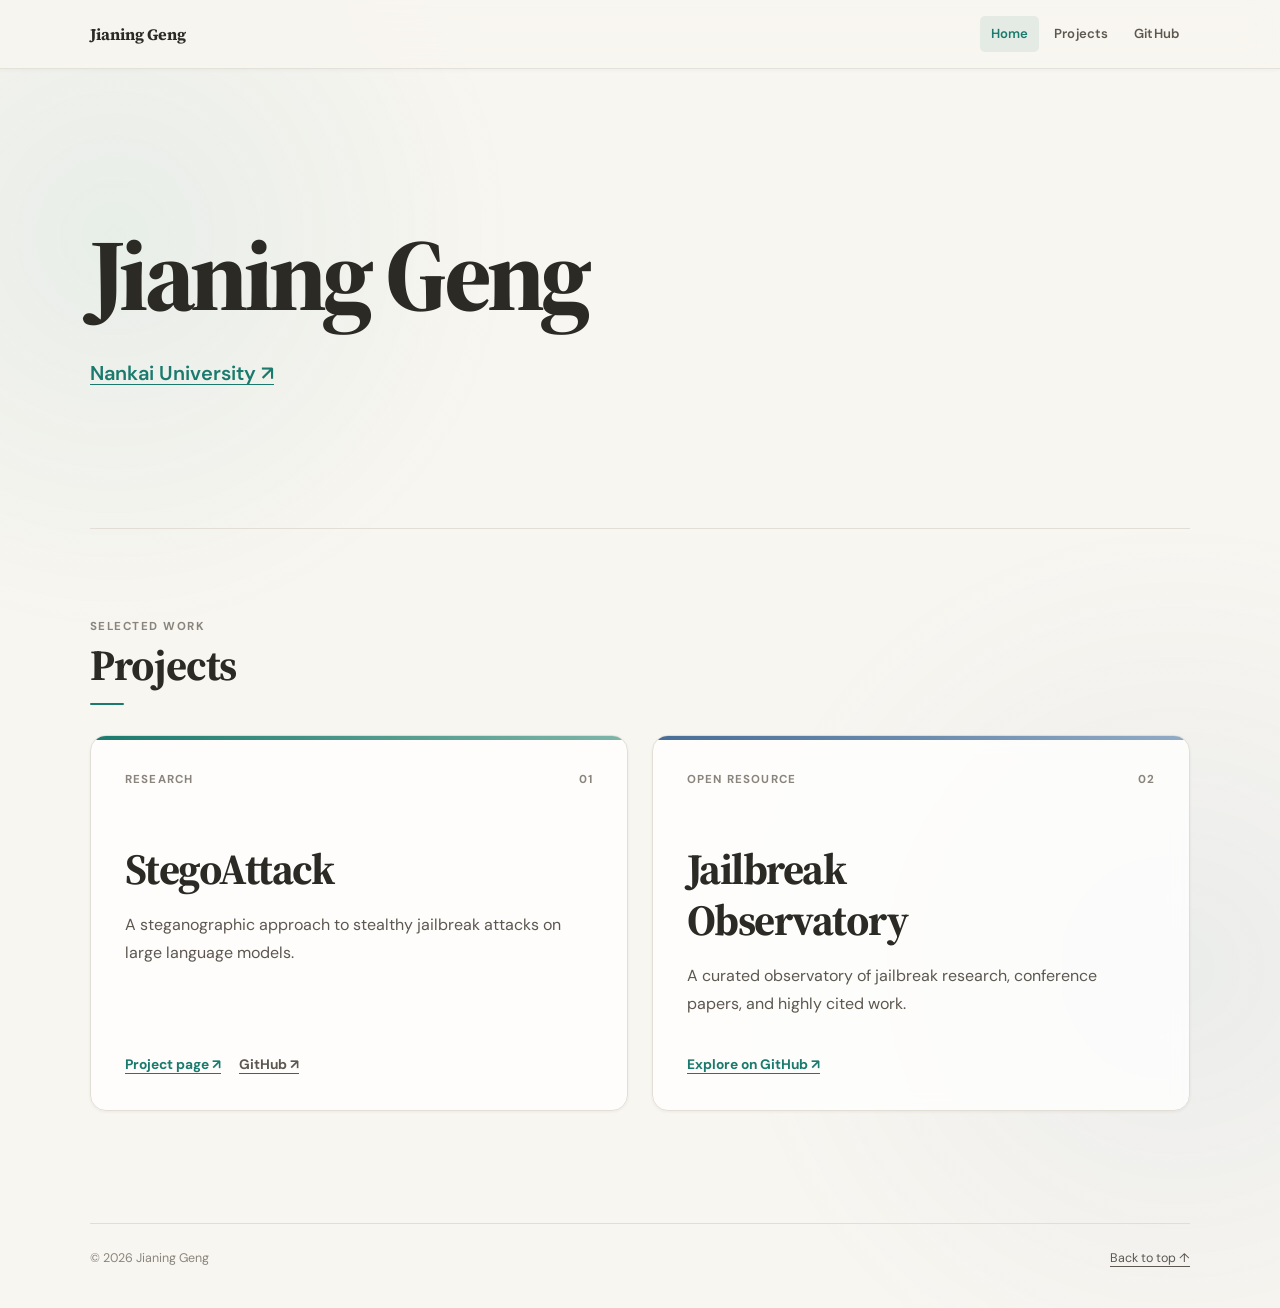
<file: index.html>
<!doctype html>
<html lang="en">
  <head>
    <meta charset="utf-8" />
    <meta name="viewport" content="width=device-width, initial-scale=1" />
    <meta
      name="description"
      content="Jianing Geng at Nankai University — research projects in large language model safety."
    />
    <meta property="og:type" content="website" />
    <meta property="og:title" content="Jianing Geng" />
    <meta
      property="og:description"
      content="Research projects in large language model safety."
    />
    <meta property="og:url" content="https://genggengsvan.github.io/" />
    <meta name="twitter:card" content="summary" />
    <title>Jianing Geng</title>
    <link rel="shortcut icon" href="/images/favicon.ico?v=1" />
    <link rel="icon" type="image/png" sizes="32x32" href="/images/site-icon-32.png?v=1" />
    <link rel="icon" type="image/png" sizes="192x192" href="/images/favicon-192x192.png?v=1" />
    <link rel="apple-touch-icon" sizes="180x180" href="/images/apple-touch-icon.png?v=1" />
    <link rel="preconnect" href="https://fonts.googleapis.com" />
    <link rel="preconnect" href="https://fonts.gstatic.com" crossorigin />
    <link
      href="https://fonts.googleapis.com/css2?family=DM+Sans:wght@400;500;600;700&amp;family=Source+Serif+4:opsz,wght@8..60,600;8..60,700;8..60,800&amp;display=swap"
      rel="stylesheet"
    />
    <link rel="stylesheet" href="/css/style.css" />
  </head>
  <body id="home">
    <nav class="site-nav" aria-label="Main navigation">
      <div class="nav-inner">
        <a class="brand" href="#home">Jianing Geng</a>
        <div class="nav-links">
          <a class="active" href="#home">Home</a>
          <a href="#projects">Projects</a>
          <a href="https://github.com/GenggengSvan">GitHub</a>
        </div>
      </div>
    </nav>

    <main>
      <header class="hero">
        <div class="hero-copy">
          <h1>Jianing Geng</h1>
          <a
            class="affiliation"
            href="https://scholar.google.com/citations?hl=en&amp;user=S_qzC2cAAAAJ"
            target="_blank"
            rel="noopener noreferrer"
          >Nankai University <span aria-hidden="true">↗</span></a>
        </div>
      </header>

      <section class="projects" id="projects" aria-labelledby="projects-title">
        <div class="section-heading">
          <p>Selected work</p>
          <h2 id="projects-title">Projects</h2>
        </div>

        <div class="project-grid">
          <article class="project-card">
            <div class="card-accent card-accent--green" aria-hidden="true"></div>
            <div class="card-meta">
              <span>Research</span>
              <span>01</span>
            </div>
            <h3>
              <a href="https://genggengsvan.github.io/StegoAttack/">
                StegoAttack
              </a>
            </h3>
            <p>
              A steganographic approach to stealthy jailbreak attacks on large
              language models.
            </p>
            <div class="project-links">
              <a class="primary-link" href="https://genggengsvan.github.io/StegoAttack/">
                Project page <span aria-hidden="true">↗</span>
              </a>
              <a href="https://github.com/GenggengSvan/StegoAttack">
                GitHub <span aria-hidden="true">↗</span>
              </a>
            </div>
          </article>

          <article class="project-card">
            <div class="card-accent card-accent--blue" aria-hidden="true"></div>
            <div class="card-meta">
              <span>Open resource</span>
              <span>02</span>
            </div>
            <h3>
              <a href="https://github.com/GenggengSvan/Jailbreak-Observatory">
                Jailbreak Observatory
              </a>
            </h3>
            <p>
              A curated observatory of jailbreak research, conference papers,
              and highly cited work.
            </p>
            <div class="project-links">
              <a class="primary-link" href="https://github.com/GenggengSvan/Jailbreak-Observatory">
                Explore on GitHub <span aria-hidden="true">↗</span>
              </a>
            </div>
          </article>
        </div>
      </section>
    </main>

    <footer>
      <p>© 2026 Jianing Geng</p>
      <a href="#home">Back to top <span aria-hidden="true">↑</span></a>
    </footer>
  </body>
</html>
</file>
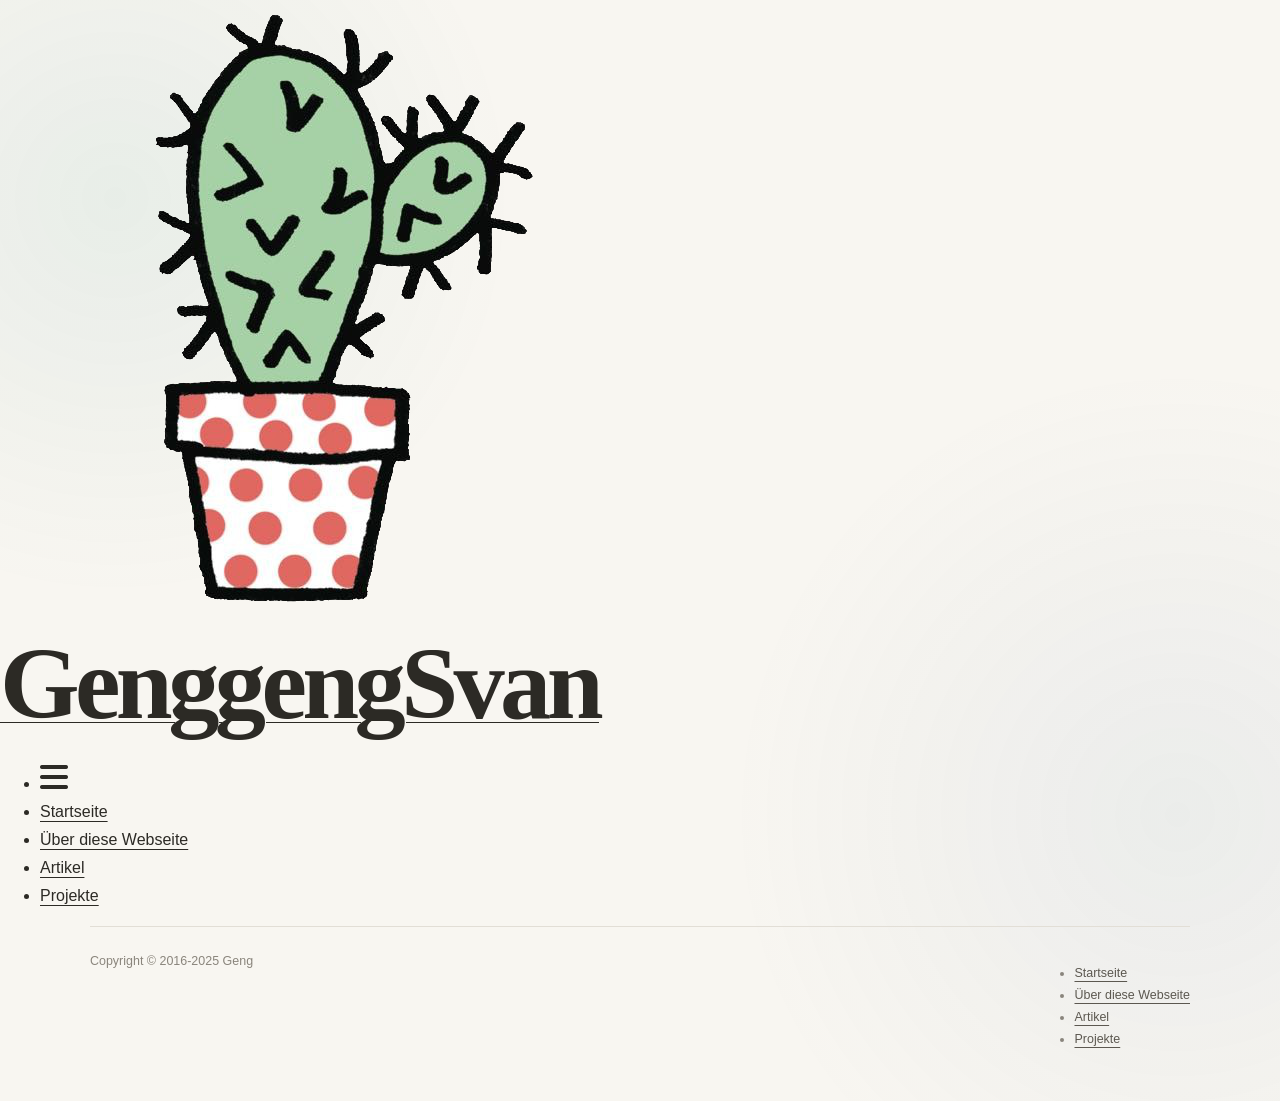
<file: about/index.html>
<!DOCTYPE html>
<html lang=zh>
<head>
    <!-- so meta -->
    <meta charset="utf-8">
    <meta http-equiv="X-UA-Compatible" content="IE=edge">
    <meta name="HandheldFriendly" content="True">
    <meta name="viewport" content="width=device-width, initial-scale=1, maximum-scale=5" />
    <meta name="description" content="目前从事大模型安全相关研究">
<meta property="og:type" content="website">
<meta property="og:title" content="about">
<meta property="og:url" content="http://example.com/about/index.html">
<meta property="og:site_name" content="GenggengSvan">
<meta property="og:description" content="目前从事大模型安全相关研究">
<meta property="og:locale">
<meta property="article:published_time" content="2025-01-14T09:48:21.000Z">
<meta property="article:modified_time" content="2025-01-14T09:48:21.530Z">
<meta property="article:author" content="Geng">
<meta name="twitter:card" content="summary">
    
    
      
        
          <link rel="shortcut icon" href="/images/favicon.ico">
        
      
      
        
          <link rel="icon" type="image/png" href="/images/favicon-192x192.png" sizes="192x192">
        
      
      
        
          <link rel="apple-touch-icon" sizes="180x180" href="/images/apple-touch-icon.png">
        
      
    
    <!-- title -->
    <title>about</title>
    <!-- async scripts -->
    <!-- Google Analytics -->


    <!-- Umami Analytics -->


    <!-- styles -->
    
<link rel="stylesheet" href="/css/style.css">

    <!-- persian styles -->
    
    <!-- rss -->
    
    
	<!-- mathjax -->
	
<meta name="generator" content="Hexo 7.3.0"></head>

<body class="max-width mx-auto px3 ltr">
    
    <div class="content index py4 ">
        
          <header id="header">
  <a class="u-url u-uid" href="/">
  
    
      <img id="logo" alt class="u-logo" src="/images/logo.png" />
    
  
    <div id="title">
      <h1 class="p-name">GenggengSvan</h1>
    </div>
  </a>
  <div id="nav">
    <ul>
      <li class="icon">
        <a href="#" aria-label="القائمة"><i class="fa-solid fa-bars fa-2x"></i></a>
      </li>
      <!--
     --><li><a href="/">Startseite</a></li><!--
   --><!--
     --><li><a href="/about/">Über diese Webseite</a></li><!--
   --><!--
     --><li><a href="/archives/">Artikel</a></li><!--
   --><!--
     --><li><a target="_blank" rel="noopener" href="http://github.com/probberechts">Projekte</a></li><!--
   -->
    </ul>
  </div>
</header>

        
        <article class="post" itemscope itemtype="http://schema.org/BlogPosting">
  

  <div class="content" itemprop="articleBody">
      
          
        
  </div>
</article>

        
        <footer id="footer">
  <div class="footer-left">
    Copyright &copy;
    
    
    2016-2025
    Geng
  </div>
  <div class="footer-right">
    <nav>
      <ul>
        <!--
       --><li><a href="/">Startseite</a></li><!--
     --><!--
       --><li><a href="/about/">Über diese Webseite</a></li><!--
     --><!--
       --><li><a href="/archives/">Artikel</a></li><!--
     --><!--
       --><li><a target="_blank" rel="noopener" href="http://github.com/probberechts">Projekte</a></li><!--
     -->
      </ul>
    </nav>
  </div>
</footer>

    </div>
    <!-- styles -->



  <link rel="preload" as="style" href="https://cdnjs.cloudflare.com/ajax/libs/font-awesome/6.4.0/css/all.min.css" crossorigin="anonymous" onload="this.onload=null;this.rel='stylesheet'"/>


    <!-- jquery -->

  <script src="https://cdnjs.cloudflare.com/ajax/libs/jquery/3.6.0/jquery.min.js" crossorigin="anonymous"></script>




<!-- clipboard -->


<script src="/js/main.js"></script>

<!-- search -->

<!-- Baidu Analytics -->

<!-- Cloudflare Analytics -->

<!-- Disqus Comments -->

<!-- utterances Comments -->

</body>
</html>
</file>
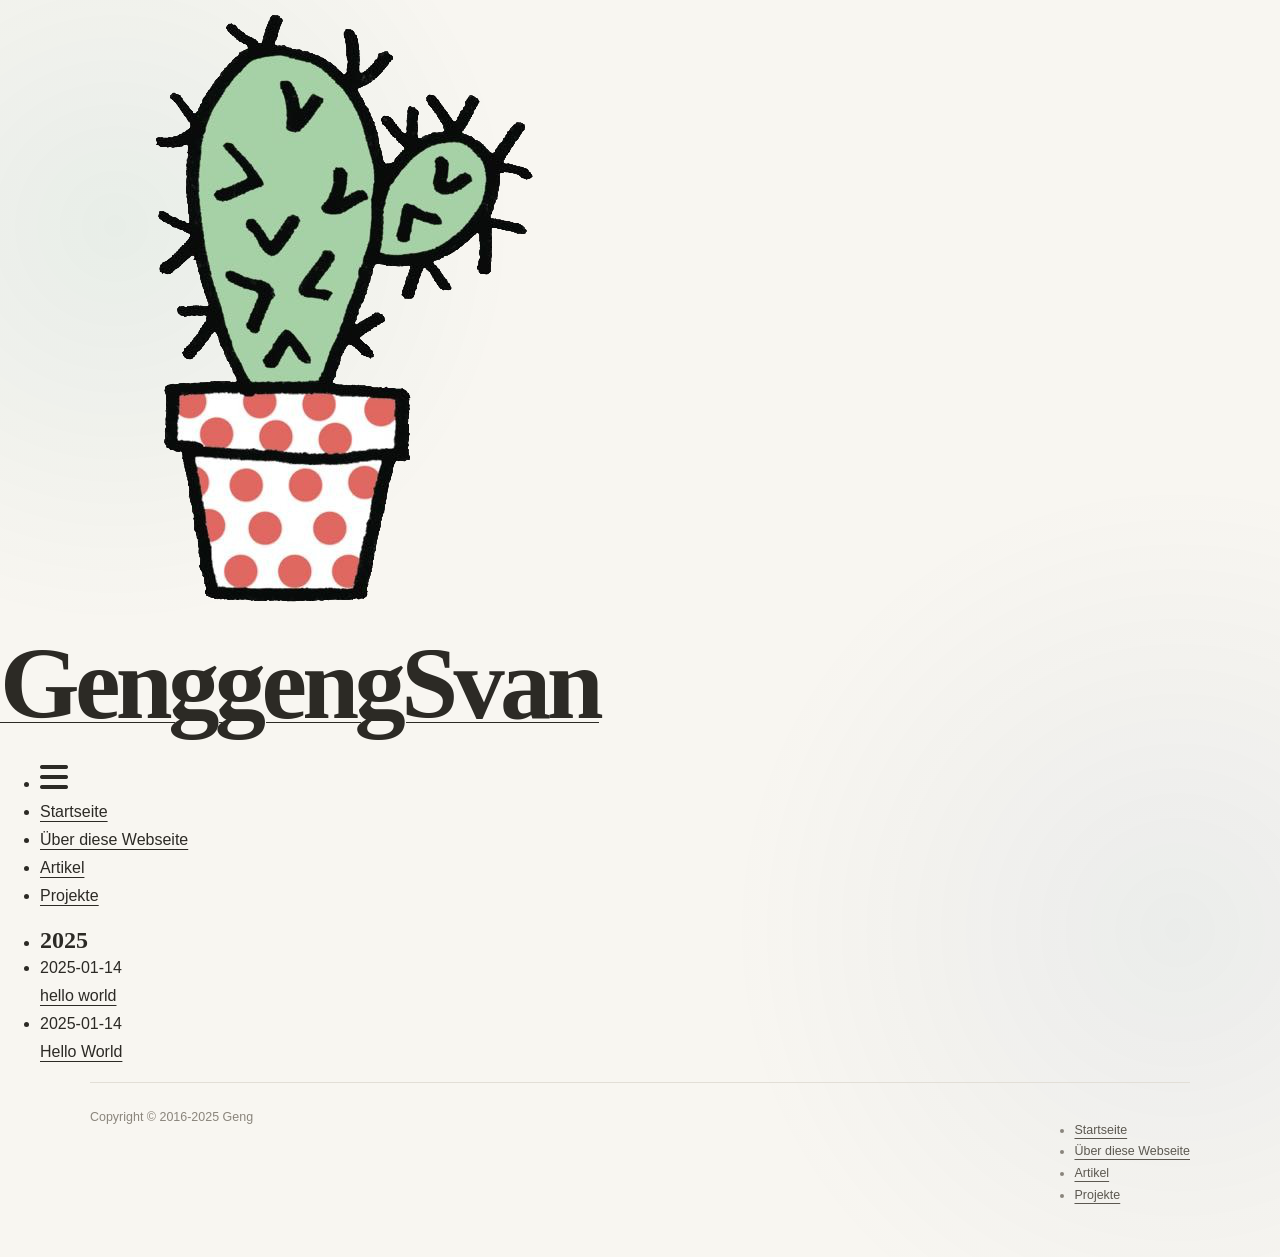
<file: archives/index.html>
<!DOCTYPE html>
<html lang=zh>
<head>
    <!-- so meta -->
    <meta charset="utf-8">
    <meta http-equiv="X-UA-Compatible" content="IE=edge">
    <meta name="HandheldFriendly" content="True">
    <meta name="viewport" content="width=device-width, initial-scale=1, maximum-scale=5" />
    <meta name="description" content="目前从事大模型安全相关研究">
<meta property="og:type" content="website">
<meta property="og:title" content="GenggengSvan">
<meta property="og:url" content="http://example.com/archives/index.html">
<meta property="og:site_name" content="GenggengSvan">
<meta property="og:description" content="目前从事大模型安全相关研究">
<meta property="og:locale">
<meta property="article:author" content="Geng">
<meta name="twitter:card" content="summary">
    
    
      
        
          <link rel="shortcut icon" href="/images/favicon.ico">
        
      
      
        
          <link rel="icon" type="image/png" href="/images/favicon-192x192.png" sizes="192x192">
        
      
      
        
          <link rel="apple-touch-icon" sizes="180x180" href="/images/apple-touch-icon.png">
        
      
    
    <!-- title -->
    <title>Artikel</title>
    <!-- async scripts -->
    <!-- Google Analytics -->


    <!-- Umami Analytics -->


    <!-- styles -->
    
<link rel="stylesheet" href="/css/style.css">

    <!-- persian styles -->
    
    <!-- rss -->
    
    
	<!-- mathjax -->
	
<meta name="generator" content="Hexo 7.3.0"></head>

<body class="max-width mx-auto px3 ltr">
    
    <div class="content index py4 ">
        
          <header id="header">
  <a class="u-url u-uid" href="/">
  
    
      <img id="logo" alt class="u-logo" src="/images/logo.png" />
    
  
    <div id="title">
      <h1 class="p-name">GenggengSvan</h1>
    </div>
  </a>
  <div id="nav">
    <ul>
      <li class="icon">
        <a href="#" aria-label="القائمة"><i class="fa-solid fa-bars fa-2x"></i></a>
      </li>
      <!--
     --><li><a href="/">Startseite</a></li><!--
   --><!--
     --><li><a href="/about/">Über diese Webseite</a></li><!--
   --><!--
     --><li><a href="/archives/">Artikel</a></li><!--
   --><!--
     --><li><a target="_blank" rel="noopener" href="http://github.com/probberechts">Projekte</a></li><!--
   -->
    </ul>
  </div>
</header>

        
        <div id="archive">
  <ul class="post-list">
    
    
    
    
      
      
      
      
        <li class="post-year"><h2>2025</h2></li>
      
      <li class="post-item">
        
    <div class="meta">
      
        
          <time datetime="2025-01-14T09:48:35.000Z" class="dt-published" itemprop="datePublished">2025-01-14</time>
        
      
    </div>


        <span>
    
        <a class="" href="/2025/01/14/hello-world-1/">hello world</a>
    


</span>
      </li>
    
      
      
      
      
      <li class="post-item">
        
    <div class="meta">
      
        
          <time datetime="2025-01-14T09:28:07.529Z" class="dt-published" itemprop="datePublished">2025-01-14</time>
        
      
    </div>


        <span>
    
        <a class="" href="/2025/01/14/hello-world/">Hello World</a>
    


</span>
      </li>
    
  </ul>
  

</div>

        
        <footer id="footer">
  <div class="footer-left">
    Copyright &copy;
    
    
    2016-2025
    Geng
  </div>
  <div class="footer-right">
    <nav>
      <ul>
        <!--
       --><li><a href="/">Startseite</a></li><!--
     --><!--
       --><li><a href="/about/">Über diese Webseite</a></li><!--
     --><!--
       --><li><a href="/archives/">Artikel</a></li><!--
     --><!--
       --><li><a target="_blank" rel="noopener" href="http://github.com/probberechts">Projekte</a></li><!--
     -->
      </ul>
    </nav>
  </div>
</footer>

    </div>
    <!-- styles -->



  <link rel="preload" as="style" href="https://cdnjs.cloudflare.com/ajax/libs/font-awesome/6.4.0/css/all.min.css" crossorigin="anonymous" onload="this.onload=null;this.rel='stylesheet'"/>


    <!-- jquery -->

  <script src="https://cdnjs.cloudflare.com/ajax/libs/jquery/3.6.0/jquery.min.js" crossorigin="anonymous"></script>




<!-- clipboard -->


<script src="/js/main.js"></script>

<!-- search -->

<!-- Baidu Analytics -->

<!-- Cloudflare Analytics -->

<!-- Disqus Comments -->

<!-- utterances Comments -->

</body>
</html>
</file>
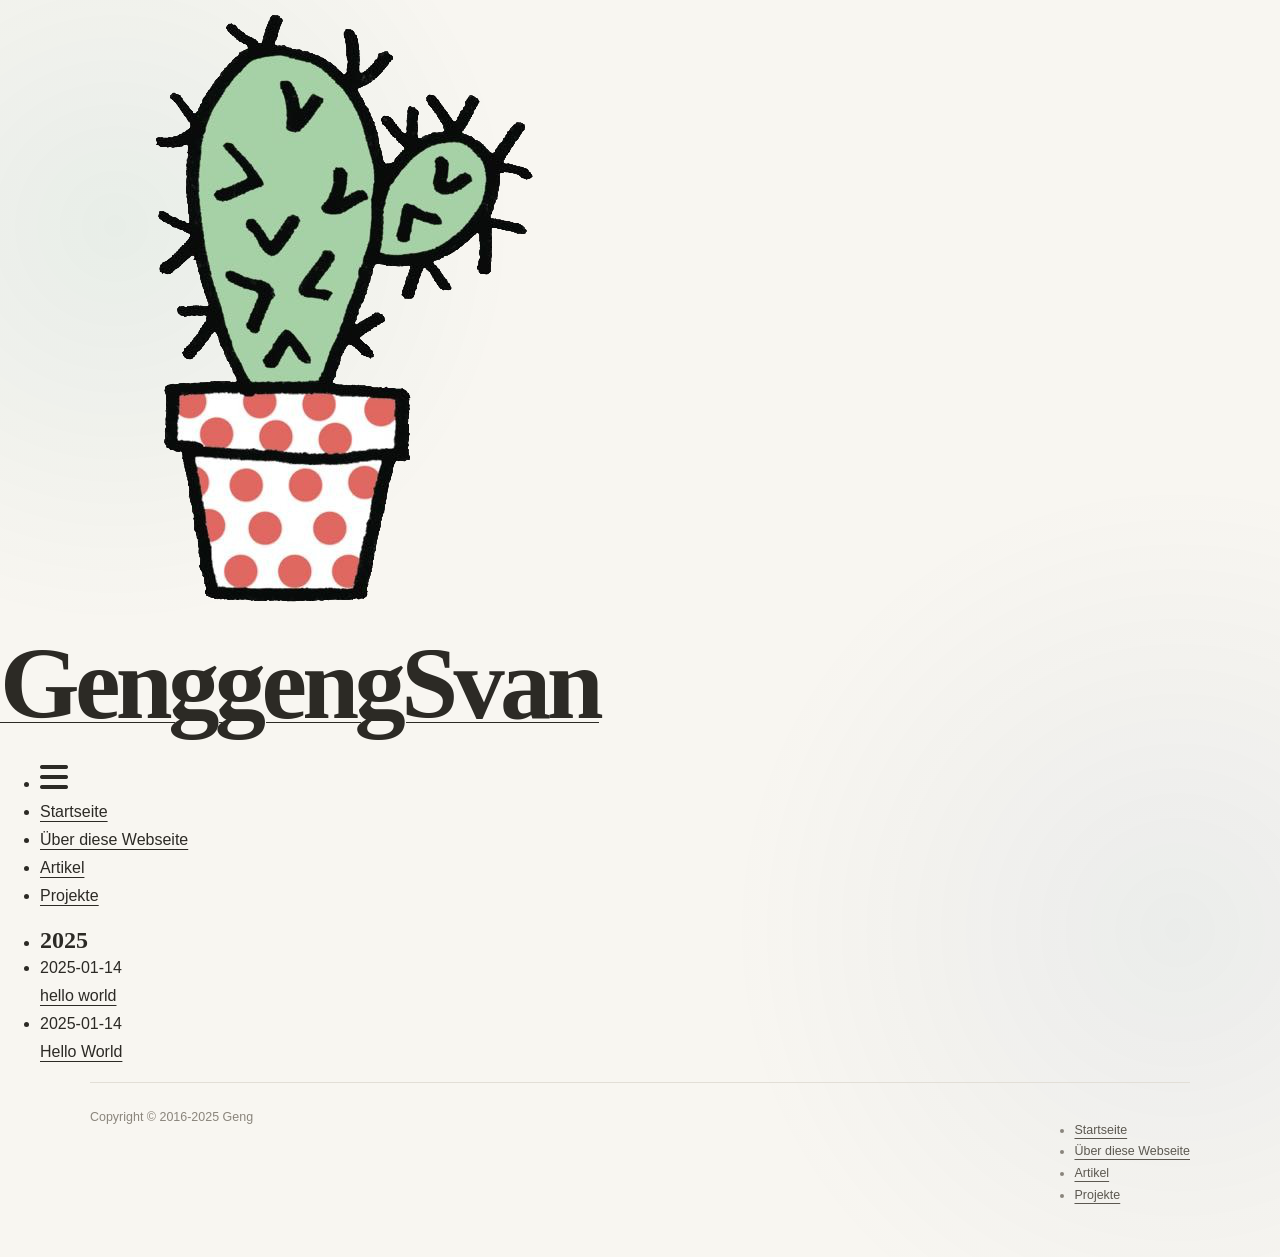
<file: archives/2025/index.html>
<!DOCTYPE html>
<html lang=zh>
<head>
    <!-- so meta -->
    <meta charset="utf-8">
    <meta http-equiv="X-UA-Compatible" content="IE=edge">
    <meta name="HandheldFriendly" content="True">
    <meta name="viewport" content="width=device-width, initial-scale=1, maximum-scale=5" />
    <meta name="description" content="目前从事大模型安全相关研究">
<meta property="og:type" content="website">
<meta property="og:title" content="GenggengSvan">
<meta property="og:url" content="http://example.com/archives/2025/index.html">
<meta property="og:site_name" content="GenggengSvan">
<meta property="og:description" content="目前从事大模型安全相关研究">
<meta property="og:locale">
<meta property="article:author" content="Geng">
<meta name="twitter:card" content="summary">
    
    
      
        
          <link rel="shortcut icon" href="/images/favicon.ico">
        
      
      
        
          <link rel="icon" type="image/png" href="/images/favicon-192x192.png" sizes="192x192">
        
      
      
        
          <link rel="apple-touch-icon" sizes="180x180" href="/images/apple-touch-icon.png">
        
      
    
    <!-- title -->
    <title>Artikel: 2025</title>
    <!-- async scripts -->
    <!-- Google Analytics -->


    <!-- Umami Analytics -->


    <!-- styles -->
    
<link rel="stylesheet" href="/css/style.css">

    <!-- persian styles -->
    
    <!-- rss -->
    
    
	<!-- mathjax -->
	
<meta name="generator" content="Hexo 7.3.0"></head>

<body class="max-width mx-auto px3 ltr">
    
    <div class="content index py4 ">
        
          <header id="header">
  <a class="u-url u-uid" href="/">
  
    
      <img id="logo" alt class="u-logo" src="/images/logo.png" />
    
  
    <div id="title">
      <h1 class="p-name">GenggengSvan</h1>
    </div>
  </a>
  <div id="nav">
    <ul>
      <li class="icon">
        <a href="#" aria-label="القائمة"><i class="fa-solid fa-bars fa-2x"></i></a>
      </li>
      <!--
     --><li><a href="/">Startseite</a></li><!--
   --><!--
     --><li><a href="/about/">Über diese Webseite</a></li><!--
   --><!--
     --><li><a href="/archives/">Artikel</a></li><!--
   --><!--
     --><li><a target="_blank" rel="noopener" href="http://github.com/probberechts">Projekte</a></li><!--
   -->
    </ul>
  </div>
</header>

        
        <div id="archive">
  <ul class="post-list">
    
    
    
    
      
      
      
      
        <li class="post-year"><h2>2025</h2></li>
      
      <li class="post-item">
        
    <div class="meta">
      
        
          <time datetime="2025-01-14T09:48:35.000Z" class="dt-published" itemprop="datePublished">2025-01-14</time>
        
      
    </div>


        <span>
    
        <a class="" href="/2025/01/14/hello-world-1/">hello world</a>
    


</span>
      </li>
    
      
      
      
      
      <li class="post-item">
        
    <div class="meta">
      
        
          <time datetime="2025-01-14T09:28:07.529Z" class="dt-published" itemprop="datePublished">2025-01-14</time>
        
      
    </div>


        <span>
    
        <a class="" href="/2025/01/14/hello-world/">Hello World</a>
    


</span>
      </li>
    
  </ul>
  

</div>

        
        <footer id="footer">
  <div class="footer-left">
    Copyright &copy;
    
    
    2016-2025
    Geng
  </div>
  <div class="footer-right">
    <nav>
      <ul>
        <!--
       --><li><a href="/">Startseite</a></li><!--
     --><!--
       --><li><a href="/about/">Über diese Webseite</a></li><!--
     --><!--
       --><li><a href="/archives/">Artikel</a></li><!--
     --><!--
       --><li><a target="_blank" rel="noopener" href="http://github.com/probberechts">Projekte</a></li><!--
     -->
      </ul>
    </nav>
  </div>
</footer>

    </div>
    <!-- styles -->



  <link rel="preload" as="style" href="https://cdnjs.cloudflare.com/ajax/libs/font-awesome/6.4.0/css/all.min.css" crossorigin="anonymous" onload="this.onload=null;this.rel='stylesheet'"/>


    <!-- jquery -->

  <script src="https://cdnjs.cloudflare.com/ajax/libs/jquery/3.6.0/jquery.min.js" crossorigin="anonymous"></script>




<!-- clipboard -->


<script src="/js/main.js"></script>

<!-- search -->

<!-- Baidu Analytics -->

<!-- Cloudflare Analytics -->

<!-- Disqus Comments -->

<!-- utterances Comments -->

</body>
</html>
</file>
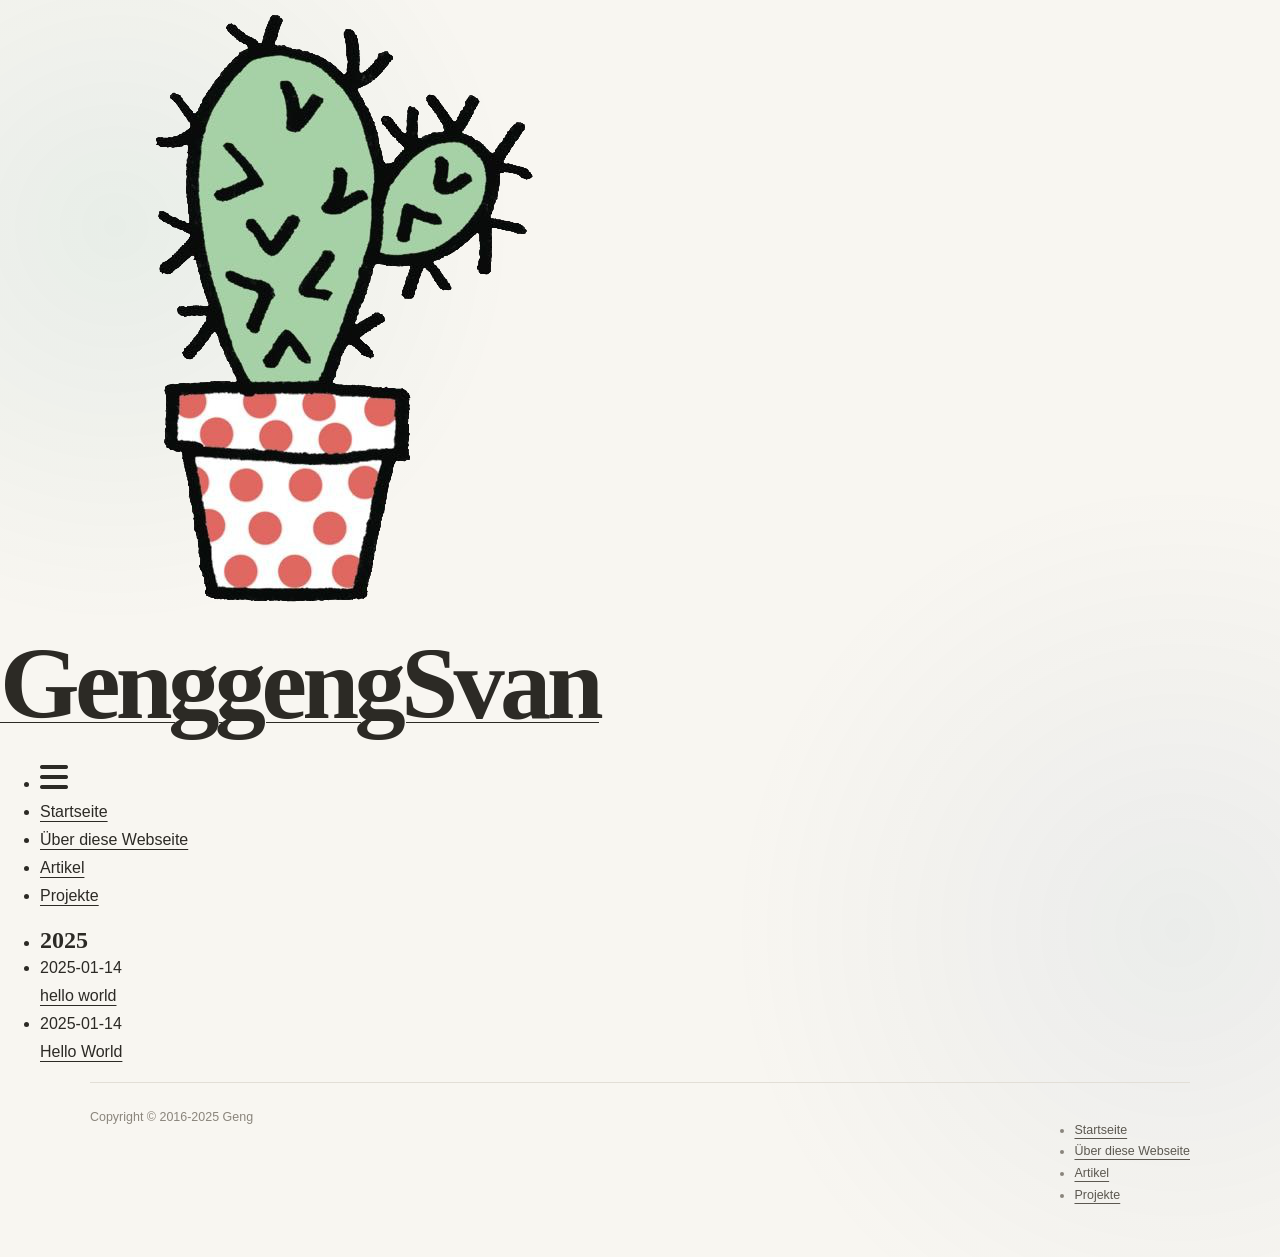
<file: archives/2025/01/index.html>
<!DOCTYPE html>
<html lang=zh>
<head>
    <!-- so meta -->
    <meta charset="utf-8">
    <meta http-equiv="X-UA-Compatible" content="IE=edge">
    <meta name="HandheldFriendly" content="True">
    <meta name="viewport" content="width=device-width, initial-scale=1, maximum-scale=5" />
    <meta name="description" content="目前从事大模型安全相关研究">
<meta property="og:type" content="website">
<meta property="og:title" content="GenggengSvan">
<meta property="og:url" content="http://example.com/archives/2025/01/index.html">
<meta property="og:site_name" content="GenggengSvan">
<meta property="og:description" content="目前从事大模型安全相关研究">
<meta property="og:locale">
<meta property="article:author" content="Geng">
<meta name="twitter:card" content="summary">
    
    
      
        
          <link rel="shortcut icon" href="/images/favicon.ico">
        
      
      
        
          <link rel="icon" type="image/png" href="/images/favicon-192x192.png" sizes="192x192">
        
      
      
        
          <link rel="apple-touch-icon" sizes="180x180" href="/images/apple-touch-icon.png">
        
      
    
    <!-- title -->
    <title>Artikel: 2025/1</title>
    <!-- async scripts -->
    <!-- Google Analytics -->


    <!-- Umami Analytics -->


    <!-- styles -->
    
<link rel="stylesheet" href="/css/style.css">

    <!-- persian styles -->
    
    <!-- rss -->
    
    
	<!-- mathjax -->
	
<meta name="generator" content="Hexo 7.3.0"></head>

<body class="max-width mx-auto px3 ltr">
    
    <div class="content index py4 ">
        
          <header id="header">
  <a class="u-url u-uid" href="/">
  
    
      <img id="logo" alt class="u-logo" src="/images/logo.png" />
    
  
    <div id="title">
      <h1 class="p-name">GenggengSvan</h1>
    </div>
  </a>
  <div id="nav">
    <ul>
      <li class="icon">
        <a href="#" aria-label="القائمة"><i class="fa-solid fa-bars fa-2x"></i></a>
      </li>
      <!--
     --><li><a href="/">Startseite</a></li><!--
   --><!--
     --><li><a href="/about/">Über diese Webseite</a></li><!--
   --><!--
     --><li><a href="/archives/">Artikel</a></li><!--
   --><!--
     --><li><a target="_blank" rel="noopener" href="http://github.com/probberechts">Projekte</a></li><!--
   -->
    </ul>
  </div>
</header>

        
        <div id="archive">
  <ul class="post-list">
    
    
    
    
      
      
      
      
        <li class="post-year"><h2>2025</h2></li>
      
      <li class="post-item">
        
    <div class="meta">
      
        
          <time datetime="2025-01-14T09:48:35.000Z" class="dt-published" itemprop="datePublished">2025-01-14</time>
        
      
    </div>


        <span>
    
        <a class="" href="/2025/01/14/hello-world-1/">hello world</a>
    


</span>
      </li>
    
      
      
      
      
      <li class="post-item">
        
    <div class="meta">
      
        
          <time datetime="2025-01-14T09:28:07.529Z" class="dt-published" itemprop="datePublished">2025-01-14</time>
        
      
    </div>


        <span>
    
        <a class="" href="/2025/01/14/hello-world/">Hello World</a>
    


</span>
      </li>
    
  </ul>
  

</div>

        
        <footer id="footer">
  <div class="footer-left">
    Copyright &copy;
    
    
    2016-2025
    Geng
  </div>
  <div class="footer-right">
    <nav>
      <ul>
        <!--
       --><li><a href="/">Startseite</a></li><!--
     --><!--
       --><li><a href="/about/">Über diese Webseite</a></li><!--
     --><!--
       --><li><a href="/archives/">Artikel</a></li><!--
     --><!--
       --><li><a target="_blank" rel="noopener" href="http://github.com/probberechts">Projekte</a></li><!--
     -->
      </ul>
    </nav>
  </div>
</footer>

    </div>
    <!-- styles -->



  <link rel="preload" as="style" href="https://cdnjs.cloudflare.com/ajax/libs/font-awesome/6.4.0/css/all.min.css" crossorigin="anonymous" onload="this.onload=null;this.rel='stylesheet'"/>


    <!-- jquery -->

  <script src="https://cdnjs.cloudflare.com/ajax/libs/jquery/3.6.0/jquery.min.js" crossorigin="anonymous"></script>




<!-- clipboard -->


<script src="/js/main.js"></script>

<!-- search -->

<!-- Baidu Analytics -->

<!-- Cloudflare Analytics -->

<!-- Disqus Comments -->

<!-- utterances Comments -->

</body>
</html>
</file>
<file: css/style.css>
:root {
  color-scheme: light;
  --accent: #1a7a6d;
  --accent-hover: #155f56;
  --accent-soft: rgba(26, 122, 109, 0.09);
  --blue: #476d97;
  --bg: #f8f6f1;
  --bg-secondary: #f0ece4;
  --card: rgba(255, 255, 255, 0.78);
  --text: #2c2a25;
  --text-secondary: #5c5850;
  --muted: #8a857c;
  --border: #e2ded6;
  --shadow-sm: 0 1px 3px rgba(44, 42, 37, 0.06);
  --shadow-md: 0 10px 28px rgba(44, 42, 37, 0.08);
  --shadow-lg: 0 18px 42px rgba(44, 42, 37, 0.12);
  --container: 1100px;
}

* {
  box-sizing: border-box;
}

html {
  scroll-behavior: smooth;
  scroll-padding-top: 88px;
  background: var(--bg);
}

body {
  min-height: 100vh;
  margin: 0;
  color: var(--text);
  background:
    radial-gradient(circle at 9% 18%, rgba(26, 122, 109, 0.07), transparent 25rem),
    radial-gradient(circle at 92% 74%, rgba(71, 109, 151, 0.07), transparent 28rem),
    var(--bg);
  font-family: "DM Sans", -apple-system, BlinkMacSystemFont, "Segoe UI", sans-serif;
  font-size: 16px;
  line-height: 1.75;
  -webkit-font-smoothing: antialiased;
}

a {
  color: inherit;
  text-decoration-thickness: 1px;
  text-underline-offset: 4px;
}

a:focus-visible {
  outline: 3px solid rgba(26, 122, 109, 0.25);
  outline-offset: 4px;
  border-radius: 4px;
}

.site-nav {
  position: sticky;
  top: 0;
  z-index: 10;
  border-bottom: 1px solid rgba(226, 222, 214, 0.9);
  background: rgba(248, 246, 241, 0.82);
  box-shadow: 0 1px 4px rgba(44, 42, 37, 0.04);
  backdrop-filter: saturate(180%) blur(16px);
  -webkit-backdrop-filter: saturate(180%) blur(16px);
}

.nav-inner,
main,
footer {
  width: min(calc(100% - 48px), var(--container));
  margin-inline: auto;
}

.nav-inner {
  min-height: 68px;
  display: flex;
  align-items: center;
  justify-content: space-between;
  gap: 24px;
}

.brand {
  font-family: "Source Serif 4", Georgia, serif;
  font-weight: 700;
  text-decoration: none;
}

.nav-links {
  display: flex;
  align-items: center;
  gap: 4px;
}

.nav-links a {
  padding: 7px 11px;
  border-radius: 5px;
  color: var(--text-secondary);
  font-size: 0.82rem;
  font-weight: 600;
  letter-spacing: 0.01em;
  text-decoration: none;
  transition: color 150ms ease, background-color 150ms ease;
}

.nav-links a:hover,
.nav-links a.active {
  color: var(--accent);
  background: var(--accent-soft);
}

.hero {
  min-height: 460px;
  display: flex;
  align-items: center;
  padding: 96px 0 88px;
  border-bottom: 1px solid var(--border);
}

.hero-copy {
  min-width: 0;
}

h1,
h2,
h3 {
  margin: 0;
  color: var(--text);
  font-family: "Source Serif 4", Georgia, "Times New Roman", serif;
  line-height: 1.18;
}

h1 {
  font-size: clamp(3.6rem, 8vw, 6.7rem);
  font-weight: 800;
  letter-spacing: -0.045em;
}

.affiliation {
  display: inline-block;
  margin-top: 22px;
  color: var(--accent);
  font-size: clamp(1.05rem, 2vw, 1.25rem);
  font-weight: 600;
}

.affiliation:hover {
  color: var(--accent-hover);
}

.projects {
  padding: 88px 0 112px;
}

.section-heading {
  margin-bottom: 30px;
}

.section-heading p {
  margin: 0 0 3px;
  color: var(--muted);
  font-size: 0.72rem;
  font-weight: 700;
  letter-spacing: 0.13em;
  text-transform: uppercase;
}

.section-heading h2 {
  font-size: clamp(2rem, 5vw, 2.7rem);
  font-weight: 700;
  letter-spacing: -0.025em;
}

.section-heading h2::after {
  width: 34px;
  height: 2px;
  display: block;
  margin-top: 12px;
  border-radius: 999px;
  background: var(--accent);
  content: "";
}

.project-grid {
  display: grid;
  grid-template-columns: repeat(2, minmax(0, 1fr));
  gap: 24px;
}

.project-card {
  position: relative;
  min-height: 360px;
  display: flex;
  flex-direction: column;
  overflow: hidden;
  padding: 34px;
  border: 1px solid var(--border);
  border-radius: 16px;
  background: var(--card);
  box-shadow: var(--shadow-sm);
  backdrop-filter: blur(8px);
  -webkit-backdrop-filter: blur(8px);
  transition: transform 250ms cubic-bezier(0.22, 1, 0.36, 1), box-shadow 250ms ease;
}

.project-card:hover {
  transform: translateY(-3px);
  box-shadow: var(--shadow-lg);
}

.card-accent {
  position: absolute;
  top: 0;
  right: 0;
  left: 0;
  height: 4px;
}

.card-accent--green {
  background: linear-gradient(90deg, var(--accent), #7eb6a8);
}

.card-accent--blue {
  background: linear-gradient(90deg, var(--blue), #91abc6);
}

.card-meta {
  display: flex;
  justify-content: space-between;
  gap: 20px;
  margin-bottom: 54px;
  color: var(--muted);
  font-size: 0.72rem;
  font-weight: 700;
  letter-spacing: 0.1em;
  text-transform: uppercase;
}

.project-card h3 {
  max-width: 12ch;
  margin-bottom: 16px;
  font-size: clamp(2rem, 4vw, 2.7rem);
  font-weight: 700;
  letter-spacing: -0.035em;
}

.project-card h3 a {
  text-decoration: none;
}

.project-card h3 a:hover {
  color: var(--accent);
}

.project-card p {
  max-width: 40rem;
  margin: 0;
  color: var(--text-secondary);
}

.project-links {
  display: flex;
  flex-wrap: wrap;
  gap: 18px;
  margin-top: auto;
  padding-top: 34px;
  font-size: 0.86rem;
  font-weight: 700;
}

.project-links a {
  color: var(--text-secondary);
}

.project-links .primary-link {
  color: var(--accent);
}

.project-links a:hover {
  color: var(--accent-hover);
}

footer {
  display: flex;
  justify-content: space-between;
  gap: 24px;
  padding: 24px 0 38px;
  border-top: 1px solid var(--border);
  color: var(--muted);
  font-size: 0.78rem;
}

footer p {
  margin: 0;
}

footer a {
  color: var(--text-secondary);
}

@media (max-width: 760px) {
  .nav-inner,
  main,
  footer {
    width: min(calc(100% - 32px), var(--container));
  }

  .nav-inner {
    min-height: 62px;
  }

  .nav-links a:first-child {
    display: none;
  }

  .hero {
    min-height: 0;
    padding: 72px 0 64px;
  }

  h1 {
    font-size: clamp(3.5rem, 18vw, 5.5rem);
  }

  .projects {
    padding: 64px 0 78px;
  }

  .project-grid {
    grid-template-columns: 1fr;
  }

  .project-card {
    min-height: 340px;
    padding: 28px;
  }

  .card-meta {
    margin-bottom: 42px;
  }
}

@media (prefers-reduced-motion: reduce) {
  html {
    scroll-behavior: auto;
  }

  *,
  *::before,
  *::after {
    transition-duration: 0.01ms !important;
  }
}
</file>
